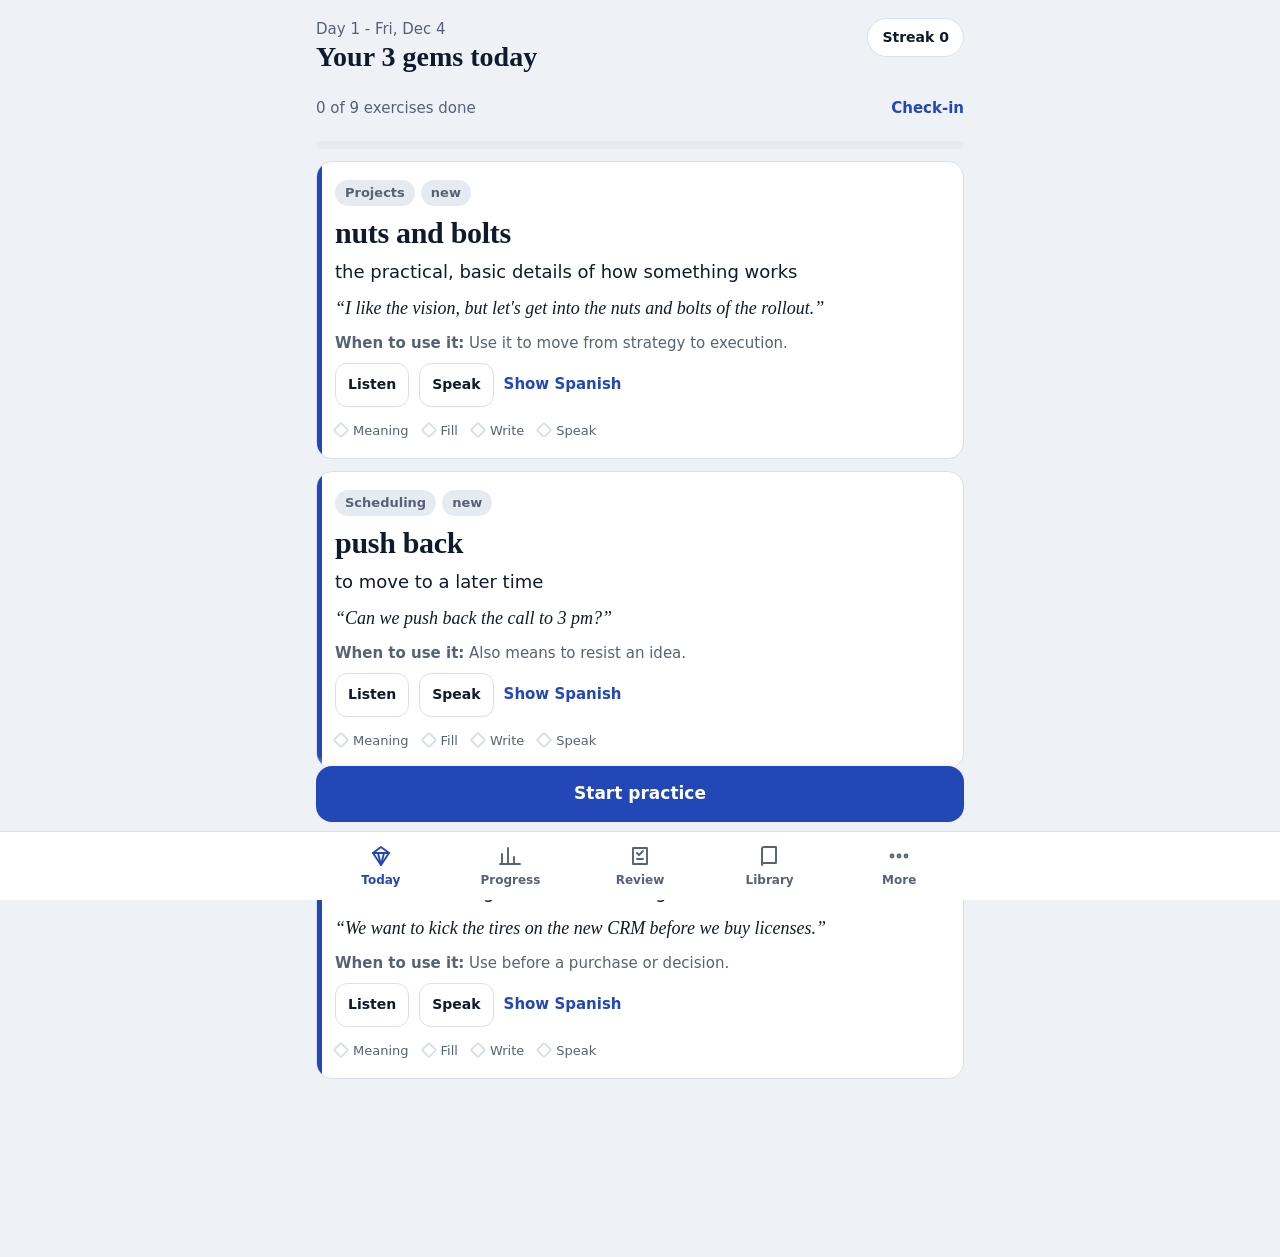
<file: index.html>
<!doctype html>
<html lang="en">
<head>
<meta charset="utf-8">
<meta name="viewport" content="width=device-width, initial-scale=1, viewport-fit=cover">
<meta name="theme-color" content="#2447b8">
<meta name="apple-mobile-web-app-capable" content="yes">
<meta name="mobile-web-app-capable" content="yes">
<title>English gems</title>
<link rel="manifest" href="manifest.webmanifest">
<link rel="apple-touch-icon" href="icons/icon-192.png">
<link rel="icon" href="icons/icon-192.png">
<link rel="stylesheet" href="styles.css">
</head>
<body>
<div id="app"></div>
<div id="toast" role="status" aria-live="polite"></div>
<div id="modal" role="dialog" aria-modal="true"></div>
<script src="data.js"></script>
<script src="content.js"></script>
<script src="core.js"></script>
<script src="db.js"></script>
<script src="app.js"></script>
<script src="speak.js"></script>
<script src="extras.js"></script>
<script src="main.js"></script>
</body>
</html>
</file>
<file: styles.css>
:root{
  --bg:#eef2f6;--surface:#ffffff;--surface2:#f5f7fa;--ink:#0f1b2d;--muted:#566275;--line:#d9e0ea;
  --brand:#2447b8;--brand-ink:#ffffff;--brand-soft:#e2e9fb;
  --amber:#9a5b00;--amber-soft:#fdecc8;--green:#0f7a4a;--green-soft:#d8f1e3;--red:#b3261e;--red-soft:#fbe1de;--slate-soft:#e6ebf2;
  --serif:Charter,"Iowan Old Style","Palatino Linotype",Palatino,Georgia,serif;
  --sans:system-ui,-apple-system,"Segoe UI",Roboto,"Helvetica Neue",Arial,sans-serif;
  --nav-h:68px;--r:16px;
  box-sizing:border-box;padding-top:env(safe-area-inset-top,0px);
}
@media (prefers-color-scheme:dark){
  :root:not([data-theme="light"]){
    --bg:#0d1420;--surface:#161f2e;--surface2:#1c2738;--ink:#eaf0f8;--muted:#9aa7ba;--line:#2a374b;
    --brand:#7c9cff;--brand-ink:#0b1220;--brand-soft:#22304f;
    --amber:#f2b45a;--amber-soft:#3a2e14;--green:#59d39a;--green-soft:#143225;--red:#ff8a80;--red-soft:#3b1b19;--slate-soft:#243044;
  }
}
:root[data-theme="dark"]{
  --bg:#0d1420;--surface:#161f2e;--surface2:#1c2738;--ink:#eaf0f8;--muted:#9aa7ba;--line:#2a374b;
  --brand:#7c9cff;--brand-ink:#0b1220;--brand-soft:#22304f;
  --amber:#f2b45a;--amber-soft:#3a2e14;--green:#59d39a;--green-soft:#143225;--red:#ff8a80;--red-soft:#3b1b19;--slate-soft:#243044;
}
*{box-sizing:border-box;-webkit-tap-highlight-color:transparent}
html,body{margin:0;background:var(--bg);color:var(--ink);font-family:var(--sans);font-size:17px;line-height:1.5}
body{min-height:100vh}
button,input,select,textarea{font:inherit;color:inherit}
h1,h2,h3,p{margin:0}
#app{max-width:680px;margin:0 auto;padding:18px 16px calc(var(--nav-h) + 110px + env(safe-area-inset-bottom,0px))}
#app.nonav{padding-bottom:calc(170px + env(safe-area-inset-bottom,0px))}
.top{display:flex;justify-content:space-between;align-items:flex-start;gap:12px;margin-bottom:14px}
.top h1{font-family:var(--serif);font-size:28px;line-height:1.15;font-weight:700}
.sub{color:var(--muted);font-size:15px}
.stack>*+*{margin-top:12px}
.row{display:flex;gap:10px;align-items:center;flex-wrap:wrap}
.row.between{justify-content:space-between}
.grow{flex:1}

/* cards */
.card{background:var(--surface);border:1px solid var(--line);border-radius:var(--r);padding:18px}
.card.gem{position:relative;overflow:hidden}
.card.gem::before{content:"";position:absolute;left:0;top:0;bottom:0;width:5px;background:var(--brand)}
.card.gem.st-learning::before{background:#d9942b}
.card.gem.st-mastered::before{background:var(--green)}
.expr{font-family:var(--serif);font-size:30px;line-height:1.15;font-weight:700;margin:10px 0 8px;letter-spacing:-.01em}
.meaning{font-size:18px}
.example{font-family:var(--serif);font-size:18px;margin-top:10px;color:var(--ink);font-style:italic}
.note{margin-top:10px;color:var(--muted);font-size:15px}
.es{margin-top:8px;padding:10px 12px;background:var(--surface2);border-radius:12px;font-size:16px}
.tags{display:flex;gap:6px;flex-wrap:wrap}
.tag{font-size:13px;padding:3px 10px;border-radius:99px;background:var(--slate-soft);color:var(--muted);font-weight:600}
.tag.st-new{background:var(--slate-soft);color:var(--muted)}
.tag.st-learning{background:var(--amber-soft);color:var(--amber)}
.tag.st-mastered{background:var(--green-soft);color:var(--green)}
.tag.reg-a{background:var(--red-soft);color:var(--red)}
.tag.reg-c{background:var(--brand-soft);color:var(--brand)}

/* gem progress diamonds */
.dots{display:flex;gap:14px;align-items:center;margin-top:14px;font-size:13px;color:var(--muted)}
.dot{display:flex;align-items:center;gap:6px}
.dot i{display:inline-block;width:12px;height:12px;transform:rotate(45deg);border:2px solid var(--line);border-radius:2px}
.dot.on i{background:var(--brand);border-color:var(--brand)}

/* buttons */
.btn{display:inline-flex;align-items:center;justify-content:center;gap:8px;min-height:56px;padding:0 22px;border:0;border-radius:16px;font-weight:700;font-size:17px;cursor:pointer;background:var(--brand);color:var(--brand-ink);text-decoration:none}
.btn:active{transform:scale(.985)}
.btn.block{width:100%}
.btn.ghost{background:var(--surface);color:var(--ink);border:1.5px solid var(--line)}
.btn.soft{background:var(--brand-soft);color:var(--brand)}
.btn.danger{background:var(--red);color:#fff}
.btn.small{min-height:44px;padding:0 16px;font-size:15px;border-radius:12px}
.btn[disabled]{opacity:.45;cursor:default}
.link{background:none;border:0;color:var(--brand);font-weight:700;padding:10px 0;cursor:pointer;font-size:15px}
.icon-btn{min-width:44px;min-height:44px;border-radius:12px;border:1.5px solid var(--line);background:var(--surface);cursor:pointer;font-weight:700;font-size:14px;padding:0 12px}
.badge{display:inline-block;min-width:22px;height:22px;line-height:22px;border-radius:11px;background:var(--red);color:#fff;font-size:13px;text-align:center;padding:0 6px}
.chip{display:inline-flex;align-items:center;gap:6px;border:1.5px solid var(--line);background:var(--surface);border-radius:99px;padding:8px 14px;font-weight:700;font-size:14px;cursor:pointer}
.chip[aria-pressed="true"],.chip.on{background:var(--brand);border-color:var(--brand);color:var(--brand-ink)}

/* bars */
.bar{position:fixed;left:0;right:0;bottom:calc(var(--nav-h) + env(safe-area-inset-bottom,0px));padding:10px 16px;background:linear-gradient(to top,var(--bg) 70%,transparent);z-index:20}
.bar.nonav{bottom:env(safe-area-inset-bottom,0px)}
.bar>div{max-width:648px;margin:0 auto;display:flex;flex-wrap:wrap;gap:8px}
.bar .btn{flex:1}
nav.tabs{position:fixed;left:0;right:0;bottom:0;z-index:30;background:var(--surface);border-top:1px solid var(--line);padding-bottom:env(safe-area-inset-bottom,0px)}
nav.tabs>div{max-width:648px;margin:0 auto;display:grid;grid-template-columns:repeat(5,1fr);height:var(--nav-h)}
nav.tabs button{background:none;border:0;display:flex;flex-direction:column;align-items:center;justify-content:center;gap:3px;color:var(--muted);font-size:12px;font-weight:700;cursor:pointer;position:relative}
nav.tabs button svg{width:24px;height:24px;stroke:currentColor;fill:none;stroke-width:1.9;stroke-linecap:round;stroke-linejoin:round}
nav.tabs button[aria-current="page"]{color:var(--brand)}
nav.tabs .badge{position:absolute;top:6px;right:calc(50% - 26px);min-width:10px;height:10px;padding:0;line-height:10px}

/* banners */
.banner{display:flex;gap:12px;align-items:center;justify-content:space-between;padding:14px 16px;border-radius:var(--r);background:var(--amber-soft);color:var(--ink);border:1px solid var(--amber)}
.banner.info{background:var(--brand-soft);border-color:var(--brand)}
.banner b{display:block}
.banner .btn{min-height:44px;padding:0 14px;font-size:15px;flex:none}

/* exercises */
.progress{height:8px;background:var(--slate-soft);border-radius:99px;overflow:hidden}
.progress>i{display:block;height:100%;background:var(--brand);border-radius:99px;transition:width .25s}
.q-label{color:var(--muted);font-weight:700;font-size:14px}
.q-title{font-family:var(--serif);font-size:26px;line-height:1.25;font-weight:700;margin:6px 0 14px}
.opt{display:block;width:100%;text-align:left;min-height:60px;padding:14px 16px;margin-top:10px;border-radius:14px;border:1.5px solid var(--line);background:var(--surface);cursor:pointer;font-size:17px;line-height:1.35}
.opt:active{background:var(--surface2)}
.opt.right{border-color:var(--green);background:var(--green-soft)}
.opt.wrong{border-color:var(--red);background:var(--red-soft)}
.opt[disabled]{cursor:default}
.field{width:100%;min-height:56px;border-radius:14px;border:1.5px solid var(--line);background:var(--surface);padding:12px 14px;font-size:18px}
textarea.field{min-height:120px;resize:vertical;line-height:1.4}
.field:focus,.opt:focus-visible,.btn:focus-visible,.chip:focus-visible,.icon-btn:focus-visible,.link:focus-visible,nav.tabs button:focus-visible{outline:3px solid var(--brand);outline-offset:2px}
.blank{display:inline-block;min-width:90px;border-bottom:3px solid var(--brand);color:var(--brand);text-align:center}
.fb{padding:14px 16px;border-radius:14px;margin-top:14px}
.fb.ok{background:var(--green-soft);border:1px solid var(--green)}
.fb.no{background:var(--red-soft);border:1px solid var(--red)}
.fb.info{background:var(--surface2);border:1px solid var(--line)}
.fb b.v{display:block;font-size:18px;margin-bottom:4px}
.hl{background:var(--amber-soft);border-radius:4px;padding:0 3px}

/* lists */
.item{display:flex;justify-content:space-between;align-items:center;gap:12px;width:100%;text-align:left;background:var(--surface);border:1px solid var(--line);border-radius:14px;padding:14px 16px;min-height:64px;cursor:pointer}
.item .t{font-family:var(--serif);font-weight:700;font-size:19px}
.item .s{font-size:14px;color:var(--muted)}
.stat-grid{display:grid;grid-template-columns:1fr 1fr;gap:10px}
.stat{background:var(--surface);border:1px solid var(--line);border-radius:var(--r);padding:14px 16px}
.stat b{display:block;font-family:var(--serif);font-size:34px;line-height:1.1}
.stat span{color:var(--muted);font-size:14px}
.sbar{display:flex;height:14px;border-radius:99px;overflow:hidden;background:var(--slate-soft)}
.sbar i{display:block;height:100%}
h2.sec{font-family:var(--serif);font-size:21px;margin:22px 0 10px}
.chart{width:100%;height:auto;display:block}
.chart text{fill:var(--muted);font-size:10px;font-family:var(--sans)}
.empty{padding:22px;text-align:center;color:var(--muted);background:var(--surface);border:1px dashed var(--line);border-radius:var(--r)}
.switch{display:flex;justify-content:space-between;align-items:center;gap:12px;min-height:56px}
.switch input[type=checkbox]{width:28px;height:28px;accent-color:var(--brand)}
label.lbl{display:block;font-weight:700;font-size:15px;margin:14px 0 6px}
.hint{color:var(--muted);font-size:14px;margin-top:6px}
select.field{appearance:auto}
.days{display:flex;gap:6px;flex-wrap:wrap}

/* modal and toast */
#modal{position:fixed;inset:0;z-index:50;display:none;background:rgba(8,14,26,.55);align-items:flex-end;justify-content:center}
#modal.open{display:flex}
#modal .sheet{background:var(--bg);width:100%;max-width:680px;max-height:92vh;overflow:auto;border-radius:24px 24px 0 0;padding:20px 16px calc(24px + env(safe-area-inset-bottom,0px))}
@media (min-width:700px){#modal{align-items:center}#modal .sheet{border-radius:24px}}
#toast{position:fixed;left:50%;bottom:calc(var(--nav-h) + 92px);transform:translateX(-50%);background:var(--ink);color:var(--bg);padding:12px 18px;border-radius:99px;font-weight:600;font-size:15px;z-index:60;opacity:0;pointer-events:none;transition:opacity .2s;max-width:90vw;text-align:center}
#toast.show{opacity:1}

/* speaking */
.rec-dot{display:inline-block;width:12px;height:12px;border-radius:50%;background:var(--red);animation:pulse 1s infinite}
@keyframes pulse{50%{opacity:.25}}
.big-count{font-family:var(--serif);font-size:56px;font-weight:700;text-align:center;margin:6px 0}
.scn{font-family:var(--serif);font-size:20px;line-height:1.35;padding:14px 16px;background:var(--surface2);border-radius:14px}
.checkrow{display:flex;gap:12px;align-items:center;min-height:52px}
.checkrow input{width:26px;height:26px;accent-color:var(--brand)}
@media (prefers-reduced-motion:reduce){*{animation:none!important;transition:none!important}}
</file>
